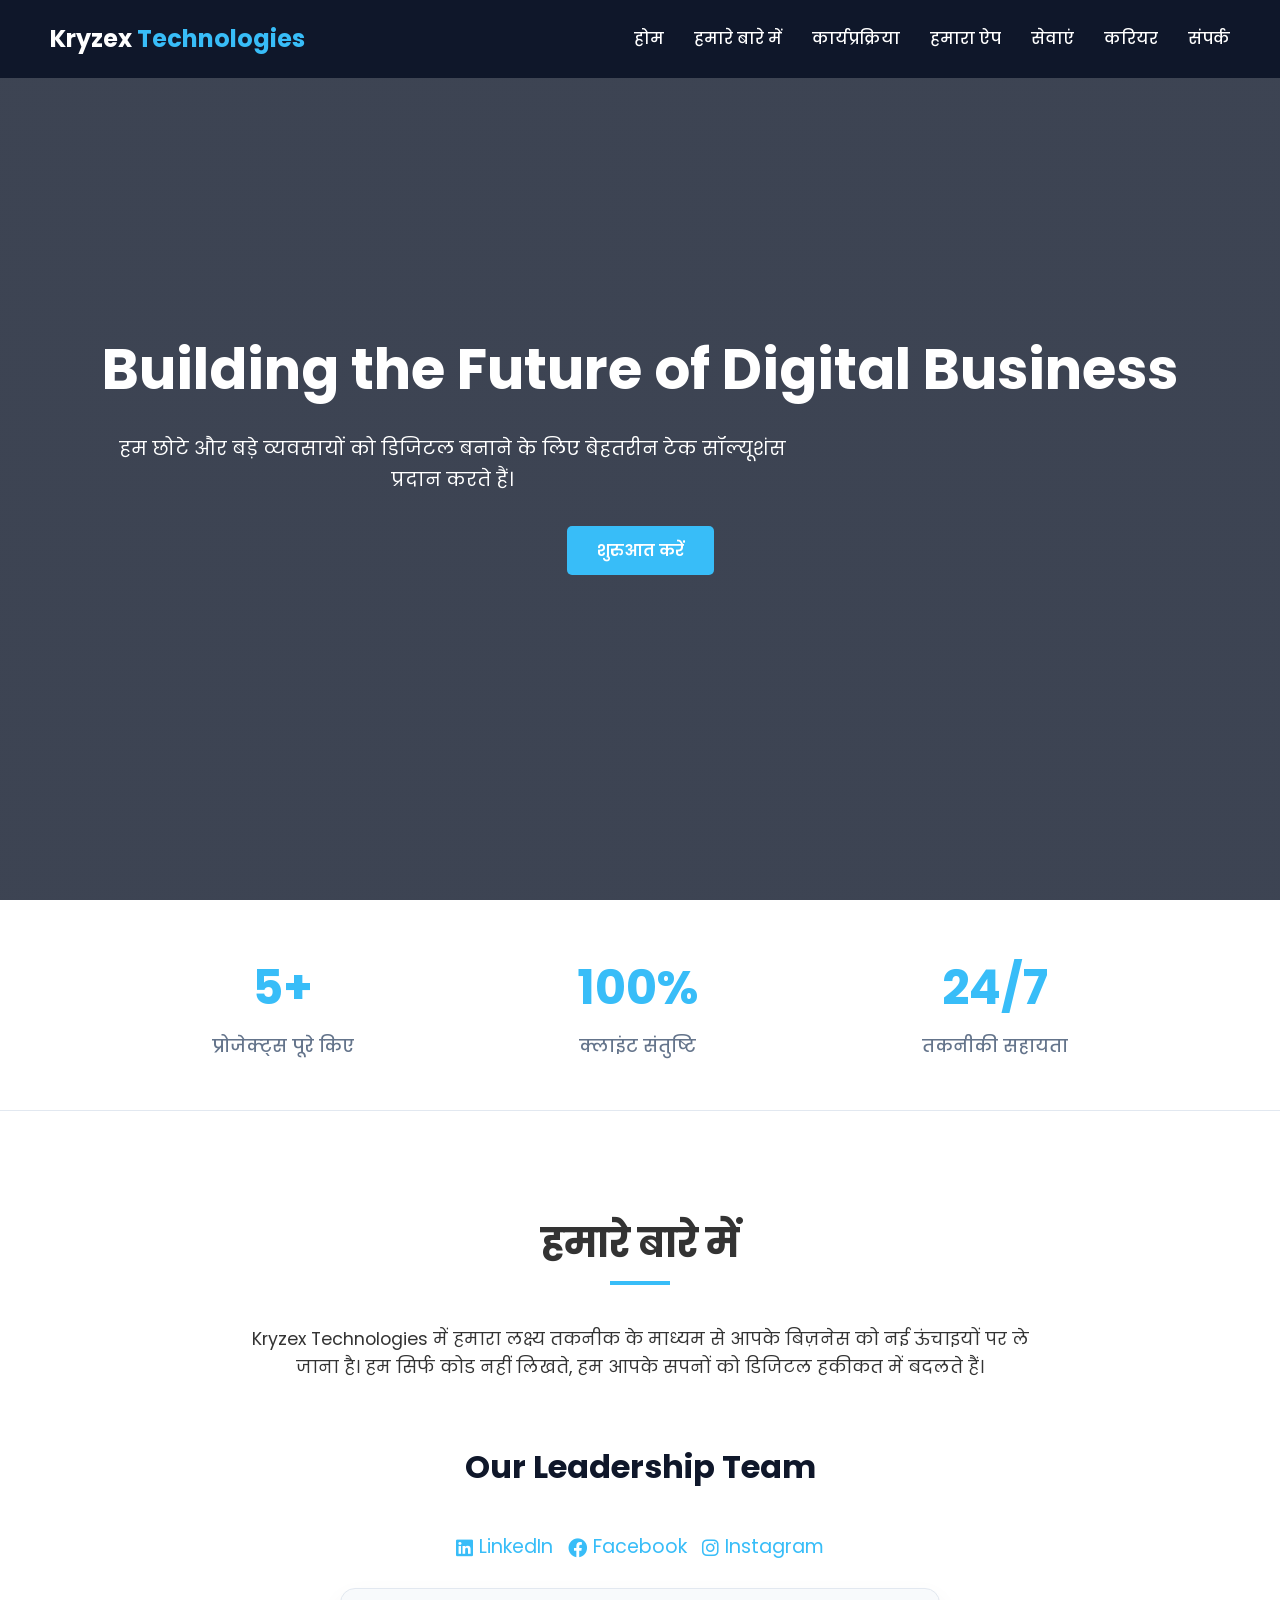
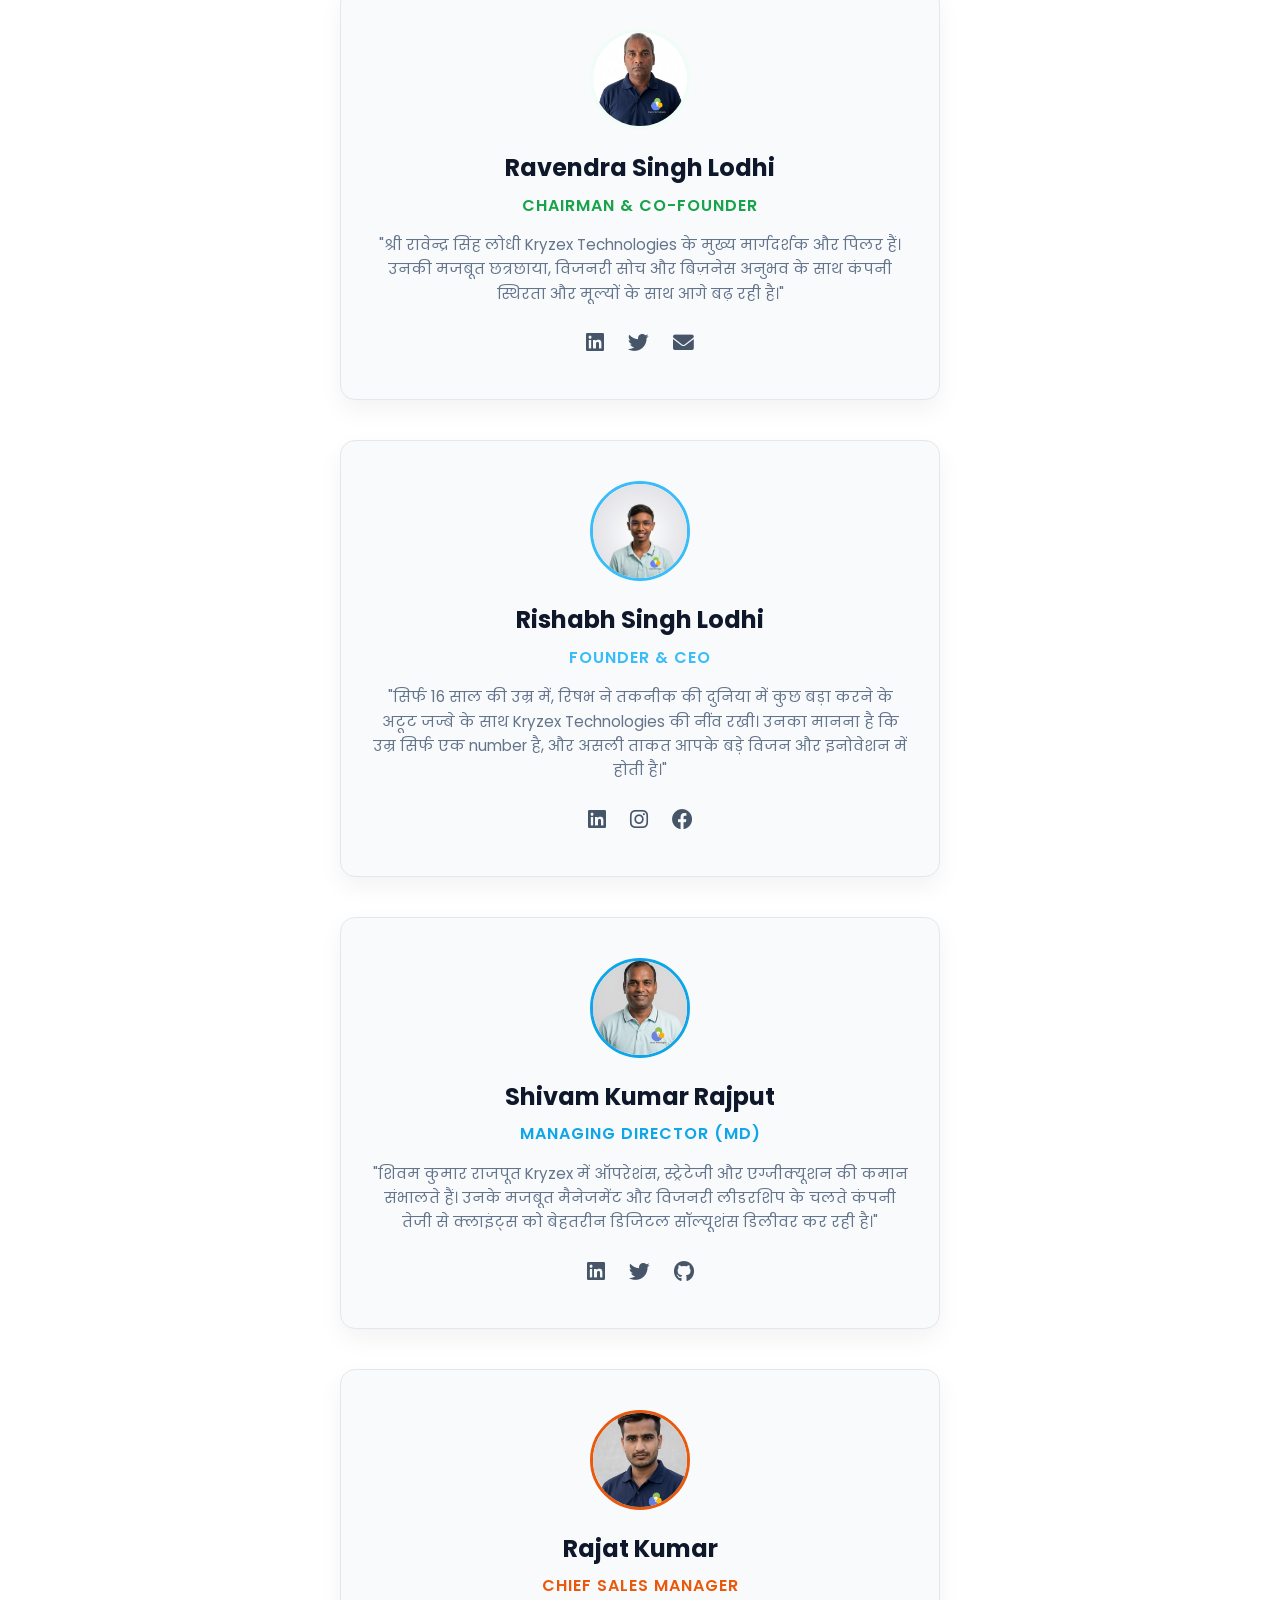
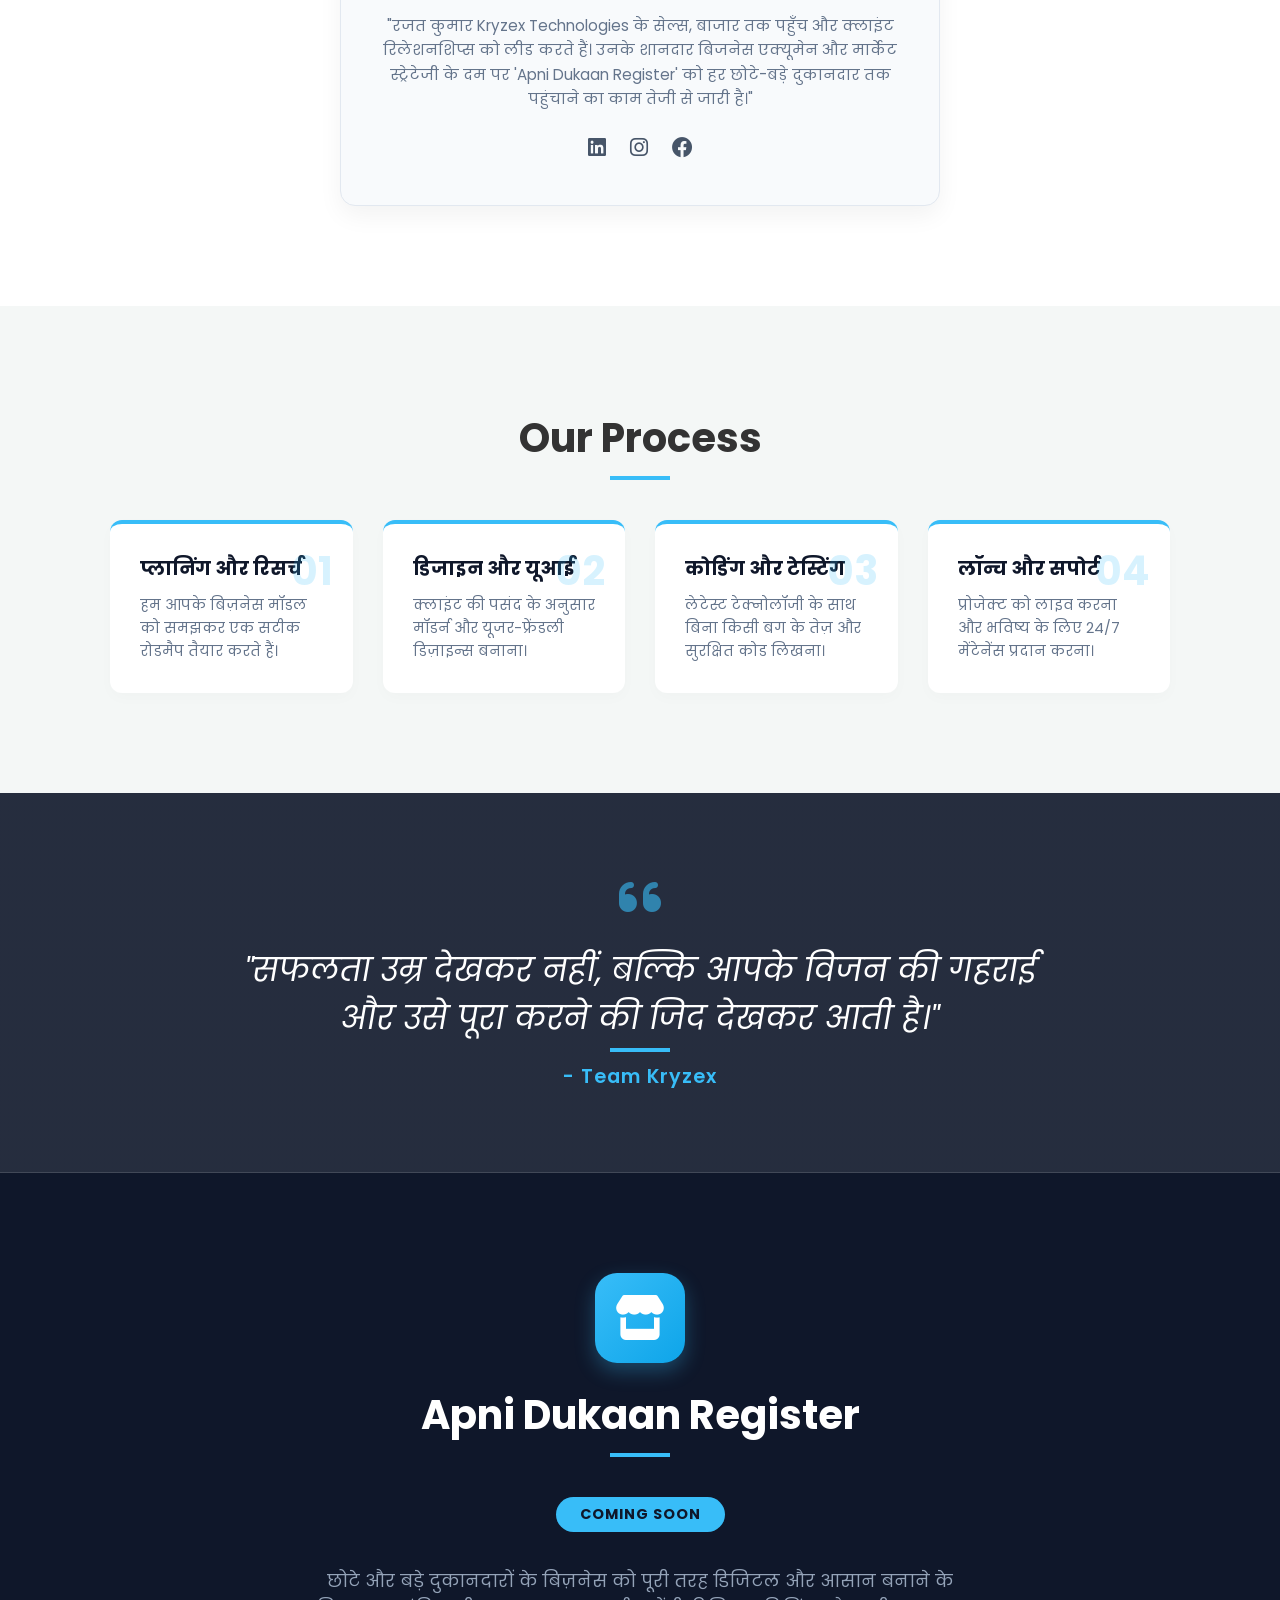
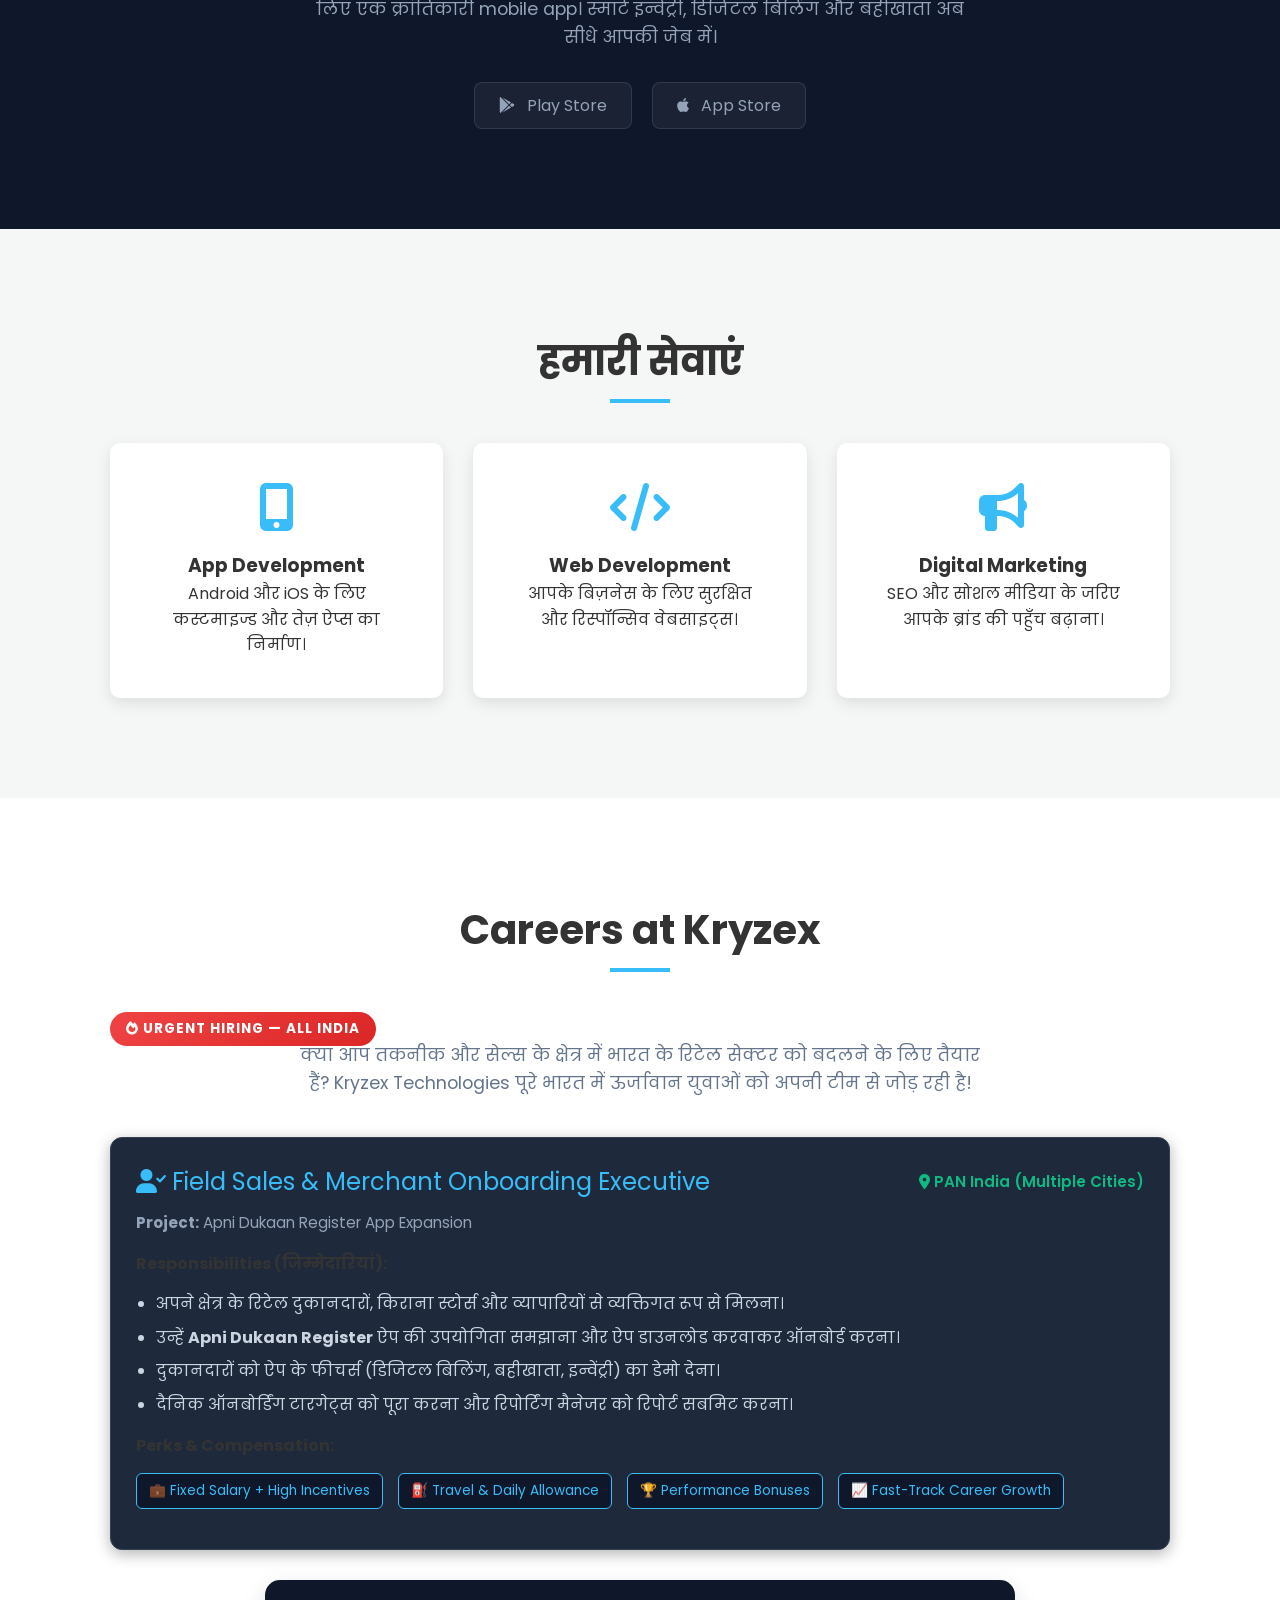
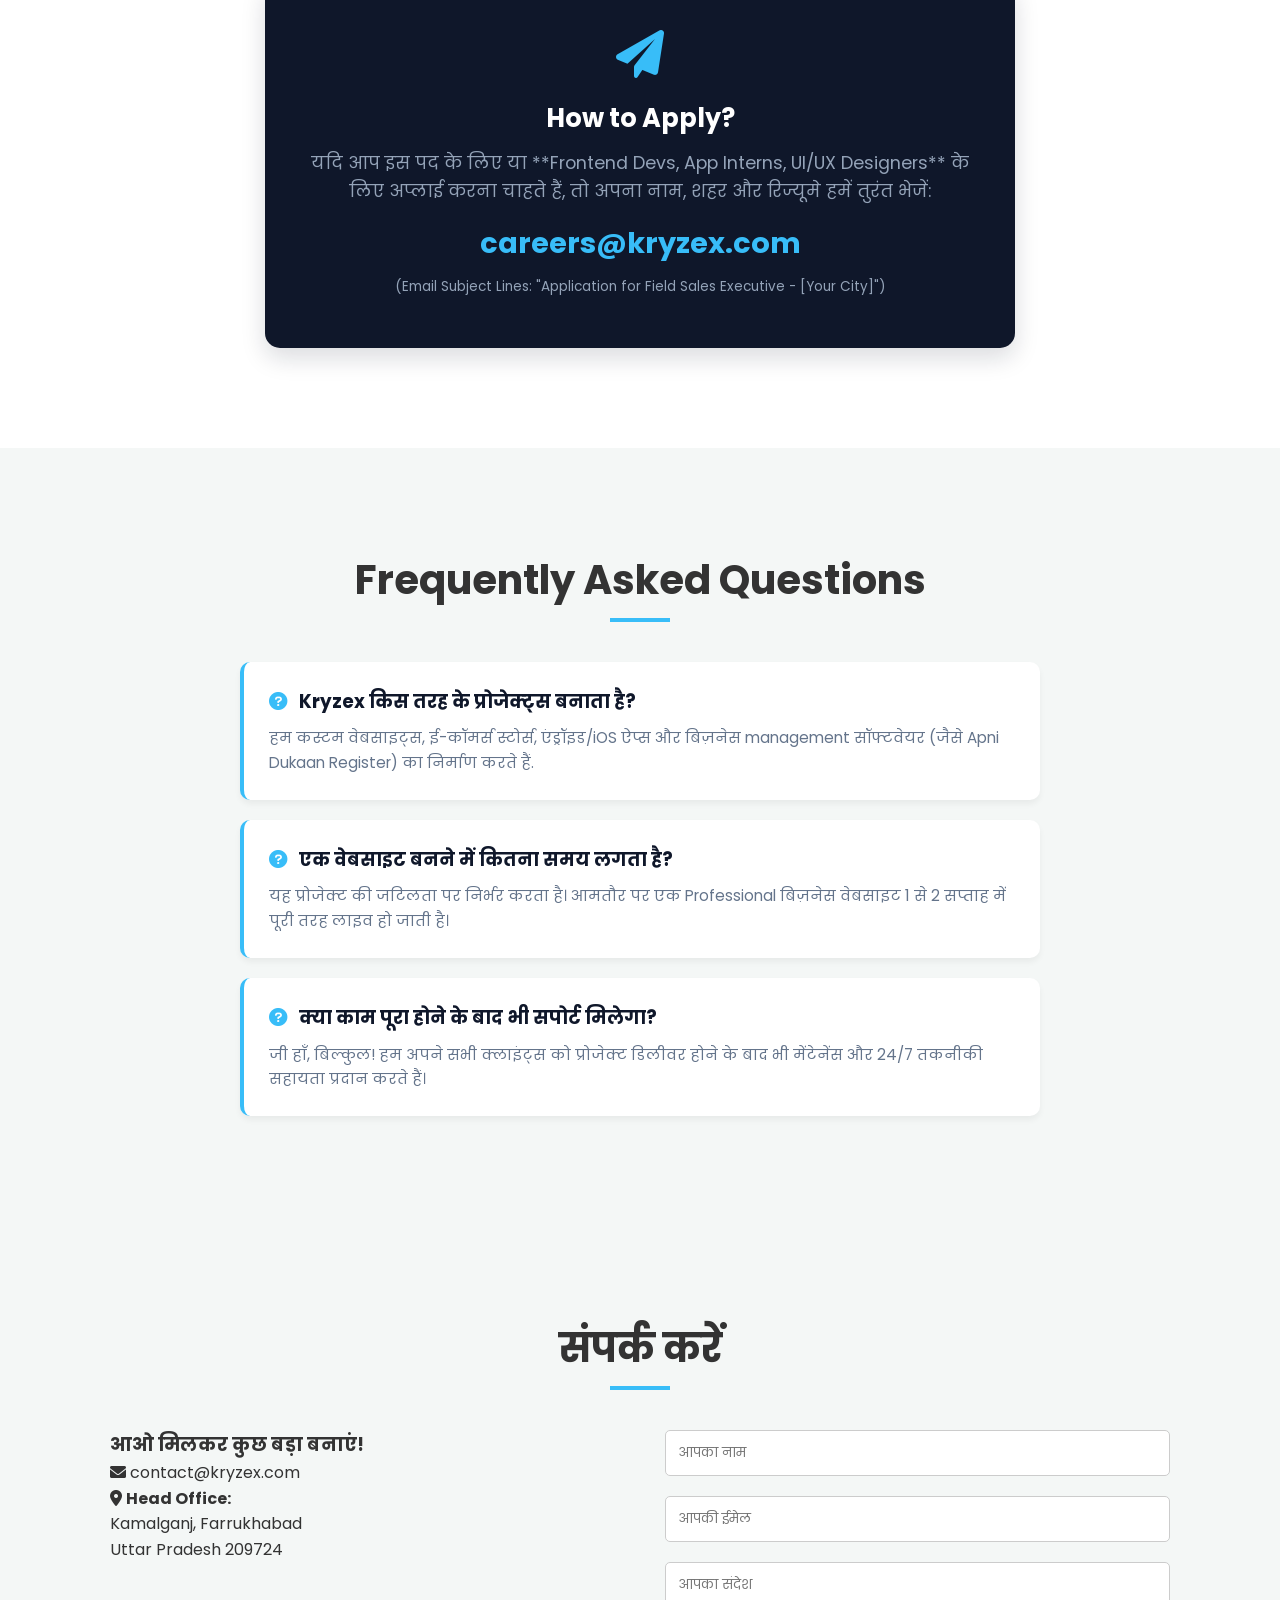
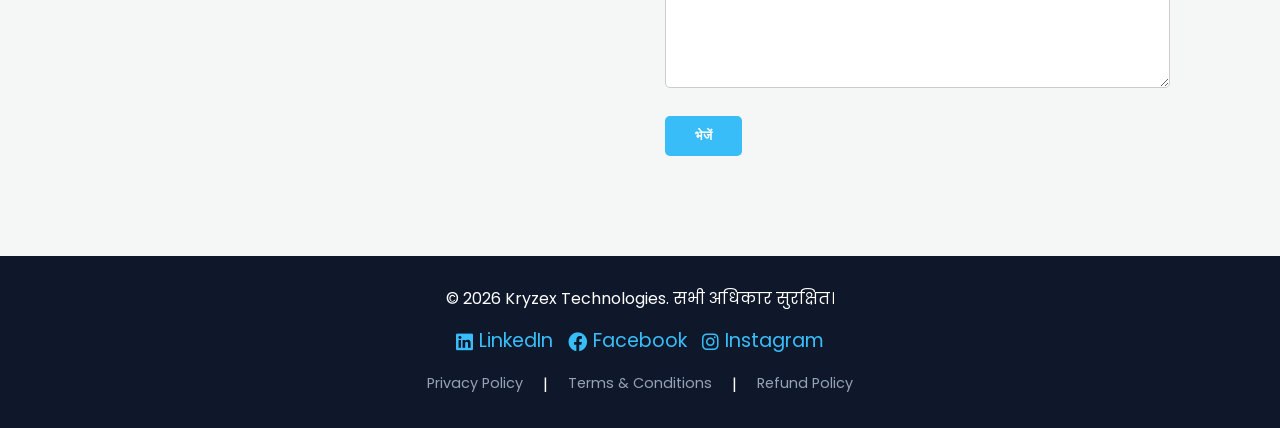
<file: index.html>
<!DOCTYPE html>
<html lang="hi">
<head>
    <meta charset="UTF-8">
    <meta name="viewport" content="width=device-width, initial-scale=1.0">
    <title>Kryzex Technologies - Innovation Beyond Limits</title>
    
    <script async src="https://pagead2.googlesyndication.com/pagead/js/adsbygoogle.js?client=ca-pub-8274688603267902" crossorigin="anonymous"></script>

    <link rel="stylesheet" href="style.css">
    <link rel="stylesheet" href="https://cdnjs.cloudflare.com/ajax/libs/font-awesome/6.0.0/css/all.min.css">
    <style>
        /* Legal Policy Modal Styles */
        .legal-modal {
            display: none;
            position: fixed;
            z-index: 1000;
            left: 0;
            top: 0;
            width: 100%;
            height: 100%;
            background-color: rgba(0, 0, 0, 0.8);
            backdrop-filter: blur(5px);
        }
        .legal-modal-content {
            background-color: #0f172a;
            color: #f8fafc;
            margin: 5% auto;
            padding: 30px;
            border: 1px solid #334155;
            border-radius: 12px;
            width: 90%;
            max-width: 800px;
            max-height: 80vh;
            overflow-y: auto;
            box-shadow: 0 10px 25px rgba(0,0,0,0.5);
        }
        .legal-modal-content h2 {
            color: #38bdf8;
            margin-top: 0;
            border-bottom: 2px solid #334155;
            padding-bottom: 10px;
        }
        .close-modal {
            color: #94a3b8;
            float: right;
            font-size: 28px;
            font-weight: bold;
            cursor: pointer;
        }
        .close-modal:hover { color: #f8fafc; }
        .footer-legal-links {
            margin-top: 15px;
            display: flex;
            justify-content: center;
            gap: 20px;
            flex-wrap: wrap;
        }
        .footer-legal-links a {
            color: #94a3b8;
            text-decoration: none;
            font-size: 0.9rem;
            transition: color 0.3s ease;
        }
        .footer-legal-links a:hover { color: #38bdf8; }
        
        .company-social {
            margin-top: 15px;
            text-align: center;
            display: flex;
            justify-content: center;
            gap: 15px;
            flex-wrap: wrap;
        }
        .company-social a {
            color: #38bdf8;
            font-size: 1.2rem;
            transition: color 0.3s ease;
            text-decoration: none;
            display: inline-flex;
            align-items: center;
            gap: 6px;
        }
        .company-social a:hover {
            color: #0ea5e9;
        }

        /* Urgent Hiring Section Custom Styles */
        .hiring-badge {
            background: linear-gradient(135deg, #ef4444, #dc2626);
            color: #fff;
            padding: 6px 16px;
            border-radius: 20px;
            font-size: 0.85rem;
            font-weight: bold;
            display: inline-block;
            margin-bottom: 15px;
            letter-spacing: 1px;
            animation: pulse 2s infinite;
        }
        @keyframes pulse {
            0% { transform: scale(1); }
            50% { transform: scale(1.05); }
            100% { transform: scale(1); }
        }
        .job-card {
            background-color: #1e293b;
            border: 1px solid #334155;
            border-radius: 12px;
            padding: 25px;
            margin-top: 25px;
            text-align: left;
            box-shadow: 0 4px 15px rgba(0,0,0,0.3);
        }
        .job-title {
            color: #38bdf8;
            font-size: 1.5rem;
            margin-bottom: 10px;
            display: flex;
            align-items: center;
            justify-content: space-between;
            flex-wrap: wrap;
            gap: 10px;
        }
        .job-location {
            color: #10b981;
            font-size: 0.95rem;
            font-weight: 600;
        }
        .job-details-list {
            margin: 15px 0;
            padding-left: 20px;
            color: #cbd5e1;
        }
        .job-details-list li {
            margin-bottom: 8px;
        }
        .perks-grid {
            display: flex;
            gap: 15px;
            flex-wrap: wrap;
            margin: 15px 0;
        }
        .perk-tag {
            background: #0f172a;
            border: 1px solid #38bdf8;
            color: #38bdf8;
            padding: 6px 12px;
            border-radius: 6px;
            font-size: 0.85rem;
        }
    </style>
</head>
<body>
    <nav class="navbar">
        <div class="logo">Kryzex <span>Technologies</span></div>
        <ul class="nav-links">
            <li><a href="#home">होम</a></li>
            <li><a href="#about">हमारे बारे में</a></li>
            <li><a href="#process">कार्यप्रक्रिया</a></li>
            <li><a href="#app">हमारा ऐप</a></li>
            <li><a href="#services">सेवाएं</a></li>
            <li><a href="#careers">करियर</a></li>
            <li><a href="#contact">संपर्क</a></li>
        </ul>
    </nav>

    <section id="home" class="hero">
        <div class="hero-content">
            <h1>Building the Future of Digital Business</h1>
            <p>हम छोटे और बड़े व्यवसायों को डिजिटल बनाने के लिए बेहतरीन टेक सॉल्यूशंस प्रदान करते हैं।</p>
            <a href="#contact" class="btn">शुरुआत करें</a>
        </div>
    </section>

    <section class="stats-section">
        <div class="container stats-grid">
            <div class="stat-card">
                <h3>5+</h3>
                <p>प्रोजेक्ट्स पूरे किए</p>
            </div>
            <div class="stat-card">
                <h3>100%</h3>
                <p>क्लाइंट संतुष्टि</p>
            </div>
            <div class="stat-card">
                <h3>24/7</h3>
                <p>तकनीकी सहायता</p>
            </div>
        </div>
    </section>

    <section id="about" class="about">
        <div class="container">
            <h2>हमारे बारे में</h2>
            <div class="about-flex">
                <div class="about-text">
                    <p>Kryzex Technologies में हमारा लक्ष्य तकनीक के माध्यम से आपके बिज़नेस को नई ऊंचाइयों पर ले जाना है। हम सिर्फ कोड नहीं लिखते, हम आपके सपनों को डिजिटल हकीकत में बदलते हैं।</p>
                </div>
            </div>

            <div class="founder-section">
                <h3>Our Leadership Team</h3>
                <div class="company-social" style="margin-bottom: 25px;">
                    <a href="https://www.linkedin.com/company/kryzex-technologies/" target="_blank" title="LinkedIn"><i class="fab fa-linkedin"></i> LinkedIn</a>
                    <a href="https://www.facebook.com/share/19FvzHwCxQ/" target="_blank" title="Facebook"><i class="fab fa-facebook"></i> Facebook</a>
                    <a href="https://www.instagram.com/kryzextechnologies?igsh=c2EyYzlyeXlsMGI5" target="_blank" title="Instagram"><i class="fab fa-instagram"></i> Instagram</a>
                </div>
                <div class="team-grid" style="display: flex; flex-direction: column; align-items: center; gap: 40px; max-width: 800px; margin: 0 auto;">
                    
                    <div class="founder-card" style="width: 100%; max-width: 600px;">
                        <div class="founder-img" style="overflow: hidden; border: 3px solid #f0fdf4;">
                            <img src="ravendra.png" alt="Ravendra Singh Lodhi" style="width: 100%; height: 100%; object-fit: cover;">
                        </div>
                        <h4>Ravendra Singh Lodhi</h4>
                        <p class="title" style="color: #16a34a;">Chairman & Co-Founder</p>
                        <p class="bio">"श्री रावेन्द्र सिंह लोधी Kryzex Technologies के मुख्य मार्गदर्शक और पिलर हैं। उनकी मजबूत छत्रछाया, विजनरी सोच और बिज़नेस अनुभव के साथ कंपनी स्थिरता और मूल्यों के साथ आगे बढ़ रही है।"</p>
                        <div class="founder-social">
                            <a href="#"><i class="fab fa-linkedin"></i></a>
                            <a href="#"><i class="fab fa-twitter"></i></a>
                            <a href="mailto:ravendra@kryzex.com"><i class="fas fa-envelope"></i></a>
                        </div>
                    </div>

                    <div class="founder-card" style="width: 100%; max-width: 600px;">
                        <div class="founder-img" style="overflow: hidden; border: 3px solid #38bdf8;">
                            <img src="rishabh.png" alt="Rishabh Singh Lodhi" style="width: 100%; height: 100%; object-fit: cover;">
                        </div>
                        <h4>Rishabh Singh Lodhi</h4>
                        <p class="title">Founder & CEO</p>
                        <p class="bio">"सिर्फ 16 साल की उम्र में, रिषभ ने तकनीक की दुनिया में कुछ बड़ा करने के अटूट जज्बे के साथ Kryzex Technologies की नींव रखी। उनका मानना है कि उम्र सिर्फ एक number है, और असली ताकत आपके बड़े विजन और इनोवेशन में होती है।"</p>
                        <div class="founder-social">
                            <a href="https://www.linkedin.com/in/rishabh-singh-lodhi-26932b398?utm_source=share_via&utm_content=profile&utm_medium=member_android" target="_blank"><i class="fab fa-linkedin"></i></a>
                            <a href="https://www.instagram.com/u.p_76?igsh=NGpuam05ZnRncDc2" target="_blank"><i class="fab fa-instagram"></i></a>
                            <a href="https://www.facebook.com/share/1HUSVmbY8g/" target="_blank"><i class="fab fa-facebook"></i></a>
                        </div>
                    </div>

                    <div class="founder-card" style="width: 100%; max-width: 600px;">
                        <div class="founder-img" style="overflow: hidden; border: 3px solid #0ea5e9;">
                            <img src="shivam.png" alt="Shivam Kumar Rajput" style="width: 100%; height: 100%; object-fit: cover;">
                        </div>
                        <h4>Shivam Kumar Rajput</h4>
                        <p class="title" style="color: #0ea5e9;">Managing Director (MD)</p>
                        <p class="bio">"शिवम कुमार राजपूत Kryzex में ऑपरेशंस, स्ट्रेटेजी और एग्जीक्यूशन की कमान संभालते हैं। उनके मजबूत मैनेजमेंट और विजनरी लीडरशिप के चलते कंपनी तेजी से क्लाइंट्स को बेहतरीन डिजिटल सॉल्यूशंस डिलीवर कर रही है।"</p>
                        <div class="founder-social">
                            <a href="#"><i class="fab fa-linkedin"></i></a>
                            <a href="#"><i class="fab fa-twitter"></i></a>
                            <a href="#"><i class="fab fa-github"></i></a>
                        </div>
                    </div>

                    <div class="founder-card" style="width: 100%; max-width: 600px;">
                        <div class="founder-img" style="overflow: hidden; border: 3px solid #ea580c;">
                            <img src="rajat.png" alt="Rajat Kumar" style="width: 100%; height: 100%; object-fit: cover;">
                        </div>
                        <h4>Rajat Kumar</h4>
                        <p class="title" style="color: #ea580c;">Chief Sales Manager</p>
                        <p class="bio">"रजत कुमार Kryzex Technologies के सेल्स, बाजार तक पहुँच और क्लाइंट रिलेशनशिप्स को लीड करते हैं। उनके शानदार बिजनेस एक्यूमेन और मार्केट स्ट्रेटेजी के दम पर 'Apni Dukaan Register' को हर छोटे-बड़े दुकानदार तक पहुंचाने का काम तेजी से जारी है।"</p>
                        <div class="founder-social">
                            <a href="https://www.linkedin.com/in/rajat-kumar-236258335?utm_source=share_via&utm_content=profile&utm_medium=member_android" target="_blank"><i class="fab fa-linkedin"></i></a>
                            <a href="https://www.instagram.com/rajat_rajput2906?igsh=MWNyODE3dXJ2M3h0dg==" target="_blank"><i class="fab fa-instagram"></i></a>
                            <a href="https://www.facebook.com/share/189UCicfCd/" target="_blank"><i class="fab fa-facebook"></i></a>
                        </div>
                    </div>
                </div>
            </div>
        </div>
    </section>

    <section id="process" class="process-section">
        <div class="container">
            <h2>Our Process</h2>
            <div class="process-grid">
                <div class="process-step">
                    <div class="step-num">01</div>
                    <h4>प्लानिंग और रिसर्च</h4>
                    <p>हम आपके बिज़नेस मॉडल को समझकर एक सटीक रोडमैप तैयार करते हैं।</p>
                </div>
                <div class="process-step">
                    <div class="step-num">02</div>
                    <h4>डिजाइन और यूआई</h4>
                    <p>क्लाइंट की पसंद के अनुसार मॉडर्न और यूजर-फ्रेंडली डिज़ाइन्स बनाना।</p>
                </div>
                <div class="process-step">
                    <div class="step-num">03</div>
                    <h4>कोडिंग और टेस्टिंग</h4>
                    <p>लेटेस्ट टेक्नोलॉजी के साथ बिना किसी बग के तेज़ और सुरक्षित कोड लिखना।</p>
                </div>
                <div class="process-step">
                    <div class="step-num">04</div>
                    <h4>लॉन्च और सपोर्ट</h4>
                    <p>प्रोजेक्ट को लाइव करना और भविष्य के लिए 24/7 मेंटेनेंस प्रदान करना।</p>
                </div>
            </div>
        </div>
    </section>

    <section class="quote-banner">
        <div class="container">
            <div class="quote-content">
                <i class="fas fa-quote-left quote-icon"></i>
                <h2>"सफलता उम्र देखकर नहीं, बल्कि आपके विजन की गहराई और उसे पूरा करने की जिद देखकर आती है।"</h2>
                <p>- Team Kryzex</p>
            </div>
        </div>
    </section>

    <section id="app" class="app-section">
        <div class="container">
            <div class="app-content">
                <div class="app-logo-box">
                    <i class="fas fa-store app-preview-logo"></i>
                </div>
                <h2>Apni Dukaan Register</h2>
                <div class="coming-soon">Coming Soon</div>
                <p class="app-desc">छोटे और बड़े दुकानदारों के बिज़नेस को पूरी तरह डिजिटल और आसान बनाने के लिए एक क्रांतिकारी mobile app। स्मार्ट इन्वेंट्री, डिजिटल बिलिंग और बहीखाता अब सीधे आपकी जेब में।</p>
                <div class="store-buttons">
                    <span class="store-btn"><i class="fab fa-google-play"></i> Play Store</span>
                    <span class="store-btn"><i class="fab fa-apple"></i> App Store</span>
                </div>
            </div>
        </div>
    </section>

    <section id="services" class="services">
        <div class="container">
            <h2>हमारी सेवाएं</h2>
            <div class="services-grid">
                <div class="service-card">
                    <i class="fas fa-mobile-alt"></i>
                    <h3>App Development</h3>
                    <p>Android और iOS के लिए कस्टमाइज्ड और तेज़ ऐप्स का निर्माण।</p>
                </div>
                <div class="service-card">
                    <i class="fas fa-code"></i>
                    <h3>Web Development</h3>
                    <p>आपके बिज़नेस के लिए सुरक्षित और रिस्पॉन्सिव वेबसाइट्स।</p>
                </div>
                <div class="service-card">
                    <i class="fas fa-bullhorn"></i>
                    <h3>Digital Marketing</h3>
                    <p>SEO और सोशल मीडिया के जरिए आपके ब्रांड की पहुँच बढ़ाना।</p>
                </div>
            </div>
        </div>
    </section>

    <section id="careers" class="careers-section">
        <div class="container">
            <h2>Careers at Kryzex</h2>
            <span class="hiring-badge"><i class="fas fa-fire"></i> URGENT HIRING — ALL INDIA</span>
            <p class="careers-intro">क्या आप तकनीक और सेल्स के क्षेत्र में भारत के रिटेल सेक्टर को बदलने के लिए तैयार हैं? Kryzex Technologies पूरे भारत में ऊर्जावान युवाओं को अपनी टीम से जोड़ रही है!</p>

            <div class="job-card">
                <div class="job-title">
                    <span><i class="fas fa-user-check" style="color: #38bdf8;"></i> Field Sales & Merchant Onboarding Executive</span>
                    <span class="job-location"><i class="fas fa-map-marker-alt"></i> PAN India (Multiple Cities)</span>
                </div>
                <p style="color: #94a3b8; font-size: 0.95rem; margin-bottom: 15px;"><strong>Project:</strong> Apni Dukaan Register App Expansion</p>
                
                <p><strong>Responsibilities (जिम्मेदारियां):</strong></p>
                <ul class="job-details-list">
                    <li>अपने क्षेत्र के रिटेल दुकानदारों, किराना स्टोर्स और व्यापारियों से व्यक्तिगत रूप से मिलना।</li>
                    <li>उन्हें <strong>Apni Dukaan Register</strong> ऐप की उपयोगिता समझाना और ऐप डाउनलोड करवाकर ऑनबोर्ड करना।</li>
                    <li>दुकानदारों को ऐप के फीचर्स (डिजिटल बिलिंग, बहीखाता, इन्वेंट्री) का डेमो देना।</li>
                    <li>दैनिक ऑनबोर्डिंग टारगेट्स को पूरा करना और रिपोर्टिंग मैनेजर को रिपोर्ट सबमिट करना।</li>
                </ul>

                <p><strong>Perks & Compensation:</strong></p>
                <div class="perks-grid">
                    <span class="perk-tag">💼 Fixed Salary + High Incentives</span>
                    <span class="perk-tag">⛽ Travel & Daily Allowance</span>
                    <span class="perk-tag">🏆 Performance Bonuses</span>
                    <span class="perk-tag">📈 Fast-Track Career Growth</span>
                </div>
            </div>
            
            <div class="apply-box" style="margin-top: 30px;">
                <i class="fas fa-paper-plane" style="font-size: 3rem; color: #38bdf8; margin-bottom: 20px;"></i>
                <h3>How to Apply?</h3>
                <p style="margin-bottom: 15px;">यदि आप इस पद के लिए या **Frontend Devs, App Interns, UI/UX Designers** के लिए अप्लाई करना चाहते हैं, तो अपना नाम, शहर और रिज्यूमे हमें तुरंत भेजें:</p>
                <h3 style="color: #38bdf8; margin-top: 10px; font-size: 1.8rem;">careers@kryzex.com</h3>
                <p style="font-size: 0.85rem; color: #94a3b8; margin-top: 10px;">(Email Subject Lines: "Application for Field Sales Executive - [Your City]")</p>
            </div>
        </div>
    </section>

    <section class="faq-section">
        <div class="container">
            <h2>Frequently Asked Questions</h2>
            <div class="faq-grid">
                <div class="faq-card">
                    <h4><i class="fas fa-question-circle" style="color: #38bdf8; margin-right: 8px;"></i> Kryzex किस तरह के प्रोजेक्ट्स बनाता है?</h4>
                    <p>हम कस्टम वेबसाइट्स, ई-कॉमर्स स्टोर्स, एंड्रॉइड/iOS ऐप्स और बिज़नेस management सॉफ्टवेयर (जैसे Apni Dukaan Register) का निर्माण करते हैं.</p>
                </div>
                <div class="faq-card">
                    <h4><i class="fas fa-question-circle" style="color: #38bdf8; margin-right: 8px;"></i> एक वेबसाइट बनने में कितना समय लगता है?</h4>
                    <p>यह प्रोजेक्ट की जटिलता पर निर्भर करता है। आमतौर पर एक Professional बिज़नेस वेबसाइट 1 से 2 सप्ताह में पूरी तरह लाइव हो जाती है।</p>
                </div>
                <div class="faq-card">
                    <h4><i class="fas fa-question-circle" style="color: #38bdf8; margin-right: 8px;"></i> क्या काम पूरा होने के बाद भी सपोर्ट मिलेगा?</h4>
                    <p>जी हाँ, बिल्कुल! हम अपने सभी क्लाइंट्स को प्रोजेक्ट डिलीवर होने के बाद भी मेंटेनेंस और 24/7 तकनीकी सहायता प्रदान करते हैं।</p>
                </div>
            </div>
        </div>
    </section>

    <section id="contact" class="contact">
        <div class="container">
            <h2>संपर्क करें</h2>
            <div class="contact-flex">
                <div class="contact-info">
                    <h3>आओ मिलकर कुछ बड़ा बनाएं!</h3>
                    <p><i class="fas fa-envelope"></i> contact@kryzex.com</p>
                    <p><i class="fas fa-map-marker-alt"></i> <strong>Head Office:</strong><br>Kamalganj, Farrukhabad<br>Uttar Pradesh 209724</p>
                </div>
                <form class="contact-form">
                    <input type="text" placeholder="आपका नाम" required>
                    <input type="email" placeholder="आपकी ईमेल" required>
                    <textarea placeholder="आपका संदेश" rows="5" required></textarea>
                    <button type="submit" class="btn">भेजें</button>
                </form>
            </div>
        </div>
    </section>

    <footer>
        <p>&copy; 2026 Kryzex Technologies. सभी अधिकार सुरक्षित।</p>
        <div class="company-social">
            <a href="https://www.linkedin.com/company/kryzex-technologies/" target="_blank" title="LinkedIn"><i class="fab fa-linkedin"></i> LinkedIn</a>
            <a href="https://www.facebook.com/share/19FvzHwCxQ/" target="_blank" title="Facebook"><i class="fab fa-facebook"></i> Facebook</a>
            <a href="https://www.instagram.com/kryzextechnologies?igsh=c2EyYzlyeXlsMGI5" target="_blank" title="Instagram"><i class="fab fa-instagram"></i> Instagram</a>
        </div>
        <div class="footer-legal-links">
            <a href="https://kryzex.com/privacy-policy.html" target="_blank">Privacy Policy</a> | 
            <a href="javascript:void(0)" onclick="openModal('termsModal')">Terms & Conditions</a> | 
            <a href="javascript:void(0)" onclick="openModal('refundModal')">Refund Policy</a>
        </div>
    </footer>

    <div id="termsModal" class="legal-modal">
        <div class="legal-modal-content">
            <span class="close-modal" onclick="closeModal('termsModal')">&times;</span>
            <h2>Terms & Conditions</h2>
            <p>Welcome to Kryzex Technologies! By accessing our website or downloading our applications, you agree to comply with the following terms:</p>
            <h3>Usage Rules</h3>
            <p>1. Users must provide accurate information when registering.<br>2. All source codes, designs, and content are the sole property of Kryzex Technologies.<br>3. Any unauthorized reverse engineering or distribution of our software is strictly prohibited.</p>
            <h3>Limitation of Liability</h3>
            <p>Kryzex Technologies is not responsible for indirect operational losses incurred through external misuse of our digital tools.</p>
        </div>
    </div>

    <div id="refundModal" class="legal-modal">
        <div class="legal-modal-content">
            <span class="close-modal" onclick="closeModal('refundModal')">&times;</span>
            <h2>Refund & Cancellation Policy</h2>
            <p>At Kryzex Technologies, we aim to ensure complete satisfaction with our software services.</p>
            <h3>Cancellation & Refunds</h3>
            <p>1. Subscription services or paid features purchased via 'Apni Dukaan Register' can be canceled within 7 days of purchase.<br>2. Approved refunds will be credited back to the original payment source within 5-7 business days.<br>3. For any payment issues, please write to <strong>contact@kryzex.com</strong>.</p>
        </div>
    </div>

    <script>
        function openModal(id) {
            document.getElementById(id).style.display = "block";
        }
        function closeModal(id) {
            document.getElementById(id).style.display = "none";
        }
        window.onclick = function(event) {
            if (event.target.classList.contains('legal-modal')) {
                event.target.style.display = "none";
            }
        }
    </script>
</body>
</html>
</file>
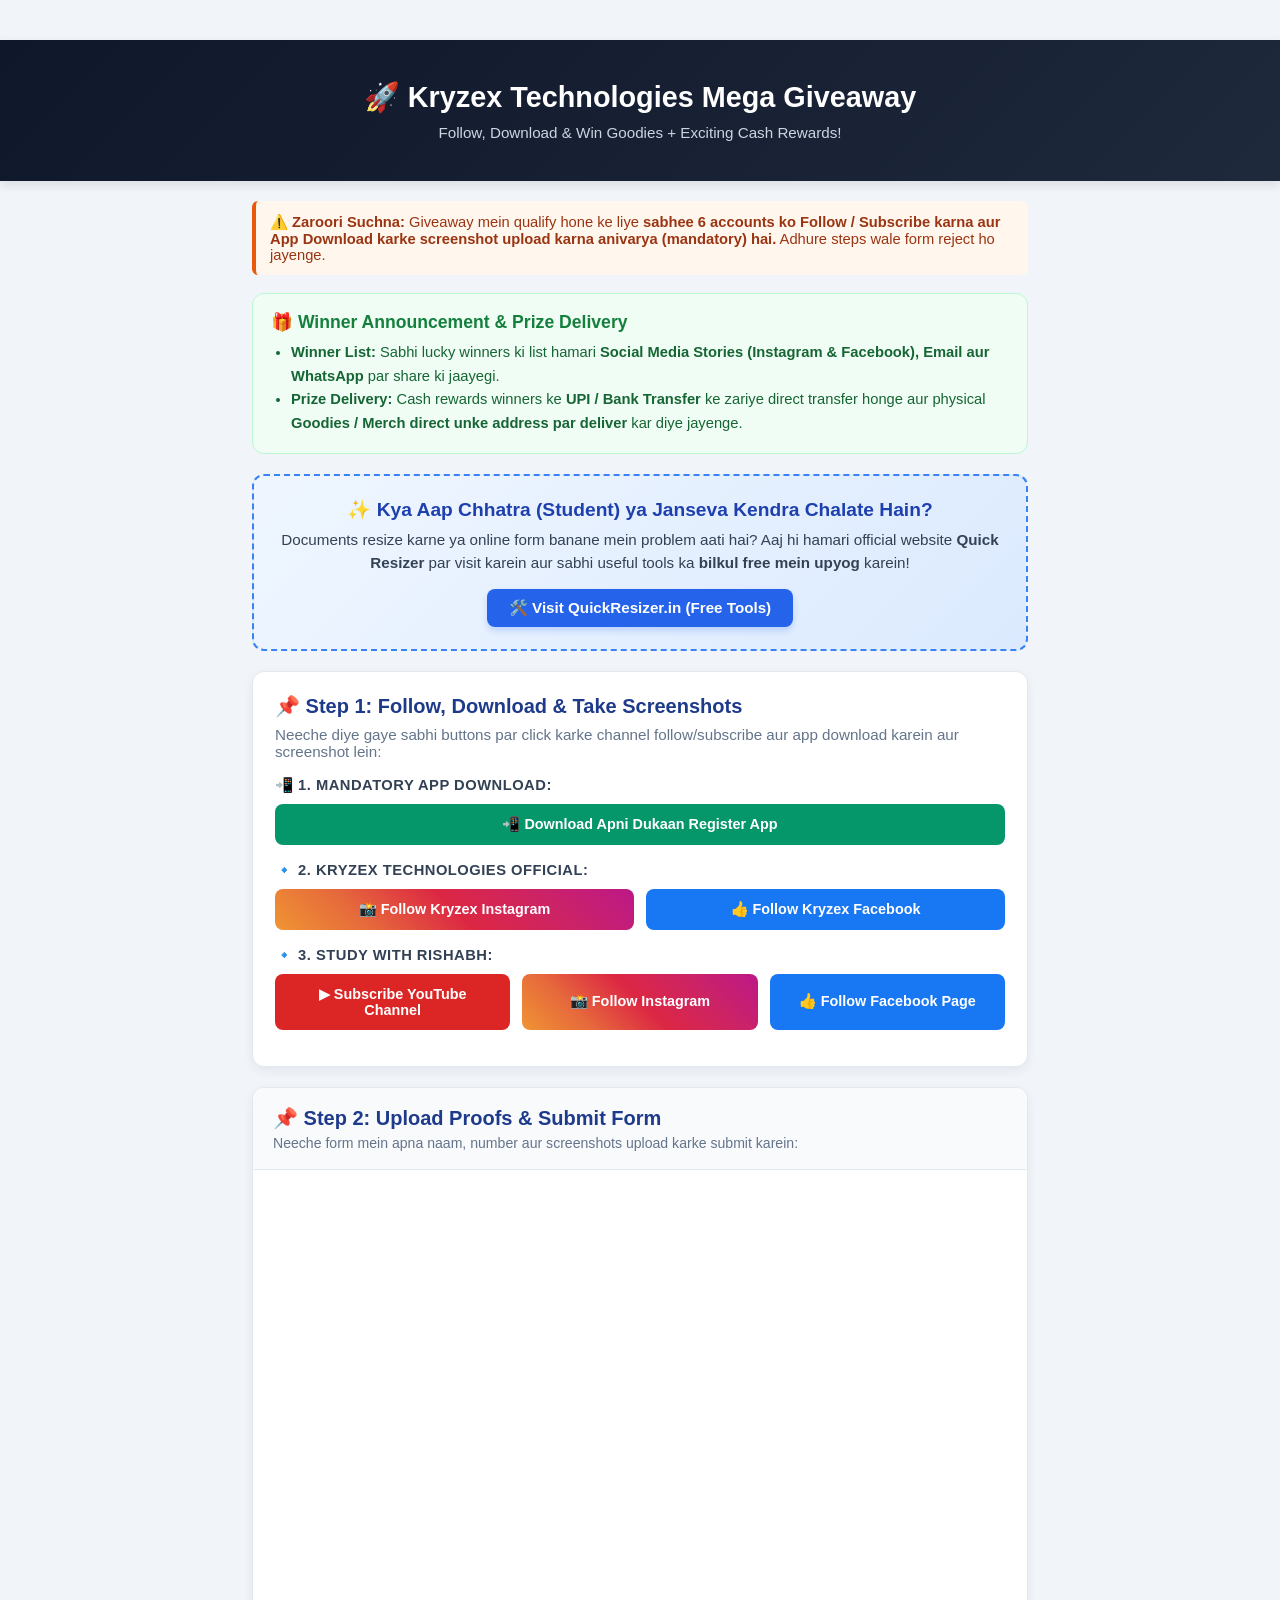
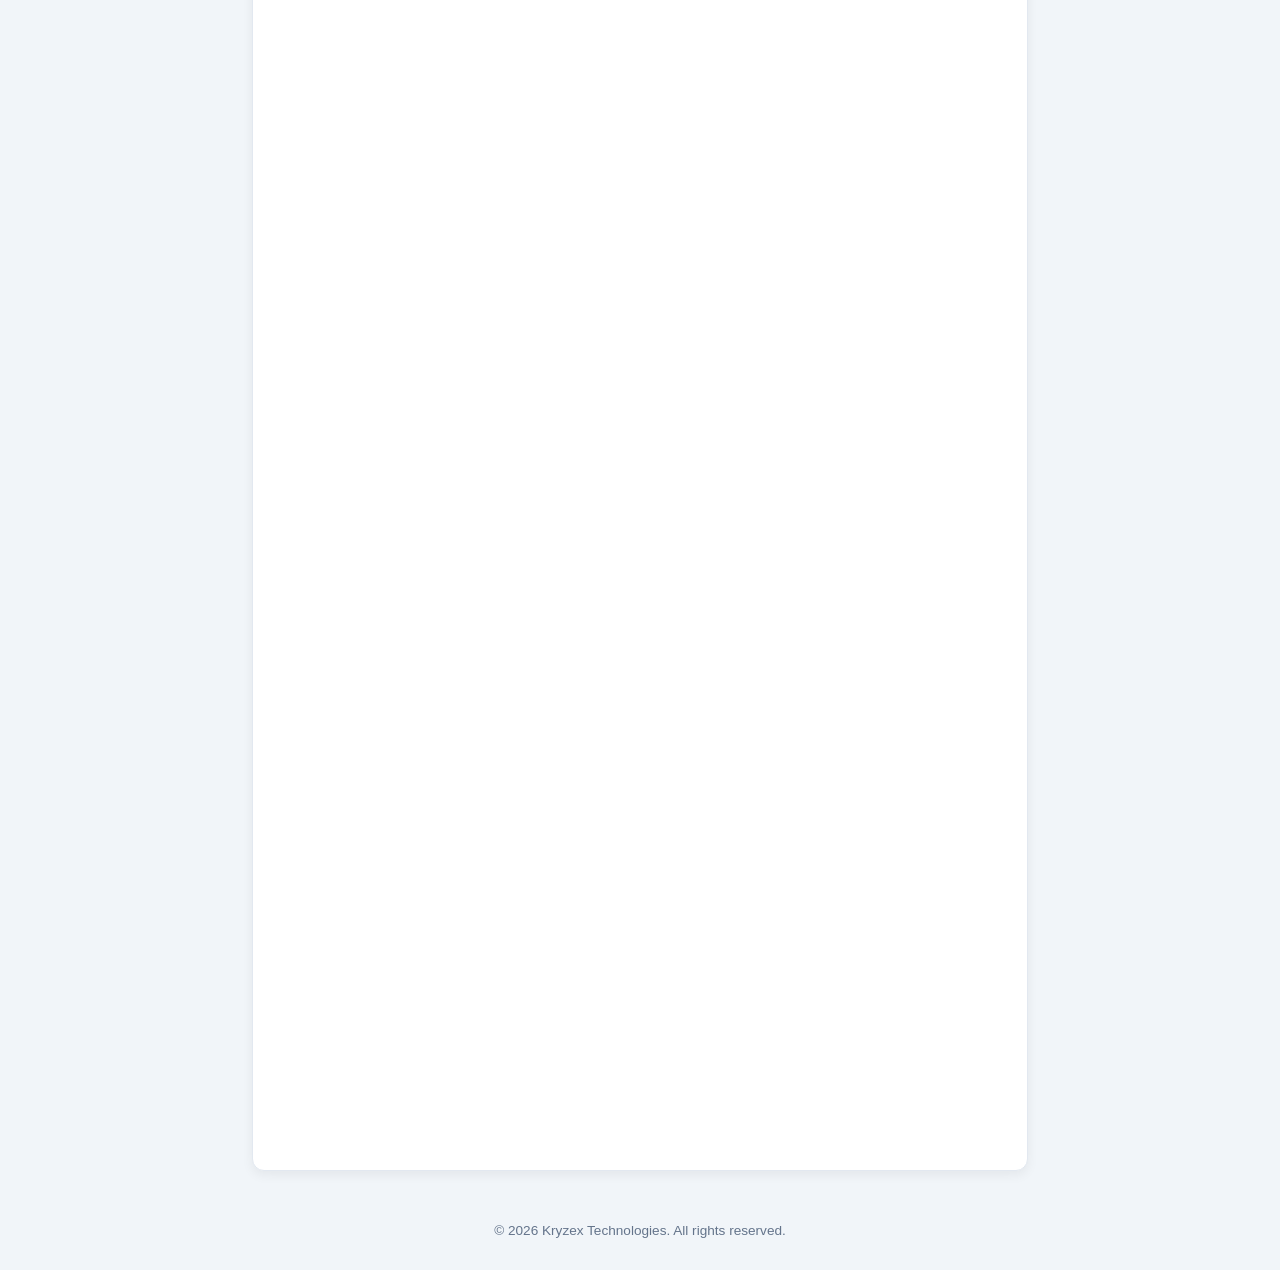
<file: giveaway.html>
<!DOCTYPE html>
<html lang="en">
<head>
    <meta charset="UTF-8">
    <meta name="viewport" content="width=device-width, initial-scale=1.0">
    <title>Kryzex Technologies & Study with Rishabh - Mega Giveaway</title>
    <!-- Google tag (gtag.js) -->
<script async src="https://www.googletagmanager.com/gtag/js?id=G-31ESMYBZJV">
</script>
<script>
  window.dataLayer = window.dataLayer || [];
  function gtag(){dataLayer.push(arguments);}
  gtag('js', new Date());

  gtag('config', 'G-31ESMYBZJV');
</script>
    <style>
        * {
            box-sizing: border-box;
        }
        body {
            font-family: -apple-system, BlinkMacSystemFont, "Segoe UI", Roboto, Helvetica, Arial, sans-serif;
            background-color: #f1f5f9;
            margin: 0;
            padding: 0;
            color: #0f172a;
        }
        header {
            background: linear-gradient(135deg, #0f172a 0%, #1e293b 100%);
            color: white;
            text-align: center;
            padding: 2.5rem 1rem;
            box-shadow: 0 4px 10px rgba(0,0,0,0.1);
        }
        h1 {
            margin: 0 0 10px 0;
            font-size: 1.8rem;
        }
        p {
            margin: 0;
            color: #cbd5e1;
            font-size: 0.95rem;
        }
        .main-wrapper {
            max-width: 800px;
            margin: 20px auto;
            padding: 0 12px;
        }
        .action-card {
            background: #ffffff;
            padding: 22px;
            border-radius: 12px;
            box-shadow: 0 4px 12px rgba(0,0,0,0.06);
            margin-bottom: 20px;
            border: 1px solid #e2e8f0;
        }
        .action-card h2 {
            font-size: 1.25rem;
            margin-top: 0;
            margin-bottom: 8px;
            color: #1e3a8a;
        }
        .action-card p {
            color: #64748b;
            margin-bottom: 16px;
        }
        .alert-box {
            background: #fff7ed;
            border-left: 4px solid #ea580c;
            padding: 12px 14px;
            border-radius: 6px;
            margin-bottom: 18px;
            color: #9a3412;
            font-size: 0.92rem;
            font-weight: 500;
        }
        .info-card {
            background: #f0fdf4;
            border: 1px solid #bbf7d0;
            padding: 18px;
            border-radius: 12px;
            margin-bottom: 20px;
            color: #166534;
        }
        .info-card h3 {
            margin: 0 0 8px 0;
            font-size: 1.1rem;
            color: #15803d;
            display: flex;
            align-items: center;
            gap: 6px;
        }
        .info-card ul {
            margin: 0;
            padding-left: 20px;
            font-size: 0.92rem;
            line-height: 1.6;
        }
        /* Quick Resizer Promo Box */
        .promo-card {
            background: linear-gradient(135deg, #eff6ff 0%, #dbeafe 100%);
            border: 2px dashed #3b82f6;
            padding: 22px;
            border-radius: 12px;
            margin-bottom: 20px;
            text-align: center;
        }
        .promo-card h3 {
            margin: 0 0 8px 0;
            color: #1e40af;
            font-size: 1.2rem;
        }
        .promo-card p {
            color: #334155;
            font-size: 0.95rem;
            margin-bottom: 14px;
            line-height: 1.5;
        }
        .promo-btn {
            display: inline-block;
            background: #2563eb;
            color: white;
            padding: 10px 22px;
            border-radius: 8px;
            text-decoration: none;
            font-weight: 700;
            font-size: 0.95rem;
            transition: 0.2s;
            box-shadow: 0 4px 6px rgba(37, 99, 235, 0.2);
        }
        .promo-btn:hover {
            background: #1d4ed8;
            transform: translateY(-1px);
        }

        .section-title {
            font-size: 0.92rem;
            font-weight: 700;
            margin: 16px 0 10px 0;
            color: #334155;
            text-transform: uppercase;
            letter-spacing: 0.5px;
        }
        .buttons-grid {
            display: grid;
            grid-template-columns: repeat(auto-fit, minmax(180px, 1fr));
            gap: 12px;
            margin-bottom: 14px;
        }
        .btn {
            display: flex;
            align-items: center;
            justify-content: center;
            gap: 8px;
            padding: 12px 16px;
            border-radius: 8px;
            text-decoration: none;
            color: #ffffff;
            font-weight: 600;
            font-size: 0.9rem;
            transition: all 0.2s ease;
            text-align: center;
        }
        .btn:hover {
            opacity: 0.92;
            transform: translateY(-2px);
            box-shadow: 0 4px 8px rgba(0,0,0,0.15);
        }
        .btn-app { background: #059669; }
        .btn-yt { background: #dc2626; }
        .btn-ig { background: linear-gradient(45deg, #f09433, #e6683c, #dc2743, #cc2366, #bc1888); }
        .btn-fb { background: #1877f2; }
        
        .form-card {
            background: white;
            border-radius: 12px;
            overflow: hidden;
            box-shadow: 0 4px 12px rgba(0,0,0,0.06);
            border: 1px solid #e2e8f0;
        }
        .form-header {
            padding: 18px 20px;
            border-bottom: 1px solid #e2e8f0;
            background: #f8fafc;
        }
        .form-header h2 {
            font-size: 1.25rem;
            color: #1e3a8a;
            margin: 0 0 5px 0;
        }
        .form-header p {
            color: #64748b;
            font-size: 0.88rem;
            margin: 0;
        }
        iframe {
            width: 100%;
            height: 1600px;
            border: none;
            display: block;
        }
        footer {
            text-align: center;
            padding: 2rem 1rem;
            color: #64748b;
            font-size: 0.85rem;
        }
        @media (max-width: 600px) {
            .buttons-grid {
                grid-template-columns: 1fr;
            }
            iframe {
                height: 1750px;
            }
        }
    </style>
</head>
<body>
<div style="text-align: center; margin: 20px 0;">
    <iframe width="100%" height="315" src="https://www.youtube.com/embed/F37d_yT0eCA" title="Kryzex Technologies Mega Giveaway" frameborder="0" allow="accelerometer; autoplay; clipboard-write; encrypted-media; gyroscope; picture-in-picture" allowfullscreen style="max-width: 560px; border-radius: 8px;"></iframe>
</div>
    <header>
        <h1>🚀 Kryzex Technologies Mega Giveaway</h1>
        <p>Follow, Download & Win Goodies + Exciting Cash Rewards!</p>
    </header>

    <div class="main-wrapper">
        
        <!-- Rules & Important Instructions -->
        <div class="alert-box">
            ⚠️ <strong>Zaroori Suchna:</strong> Giveaway mein qualify hone ke liye <strong>sabhee 6 accounts ko Follow / Subscribe karna aur App Download karke screenshot upload karna anivarya (mandatory) hai.</strong> Adhure steps wale form reject ho jayenge.
        </div>

        <!-- Winner Declaration & Reward Info -->
        <div class="info-card">
            <h3>🎁 Winner Announcement & Prize Delivery</h3>
            <ul>
                <li><strong>Winner List:</strong> Sabhi lucky winners ki list hamari <strong>Social Media Stories (Instagram & Facebook), Email aur WhatsApp</strong> par share ki jaayegi.</li>
                <li><strong>Prize Delivery:</strong> Cash rewards winners ke <strong>UPI / Bank Transfer</strong> ke zariye direct transfer honge aur physical <strong>Goodies / Merch direct unke address par deliver</strong> kar diye jayenge.</li>
            </ul>
        </div>

        <!-- Quick Resizer Promo Box -->
        <div class="promo-card">
            <h3>✨ Kya Aap Chhatra (Student) ya Janseva Kendra Chalate Hain?</h3>
            <p>Documents resize karne ya online form banane mein problem aati hai? Aaj hi hamari official website <strong>Quick Resizer</strong> par visit karein aur sabhi useful tools ka <strong>bilkul free mein upyog</strong> karein!</p>
            <a href="https://quickresizer.in" target="_blank" rel="noopener noreferrer" class="promo-btn">🛠️ Visit QuickResizer.in (Free Tools)</a>
        </div>

        <!-- Step 1: Action Buttons -->
        <div class="action-card">
            <h2>📌 Step 1: Follow, Download & Take Screenshots</h2>
            <p>Neeche diye gaye sabhi buttons par click karke channel follow/subscribe aur app download karein aur screenshot lein:</p>
            
            <div class="section-title">📲 1. Mandatory App Download:</div>
            <div class="buttons-grid">
                <a href="https://play.google.com/store/apps/details?id=com.lodhitech.apnidukaanregister" target="_blank" rel="noopener noreferrer" class="btn btn-app">📲 Download Apni Dukaan Register App</a>
            </div>

            <div class="section-title">🔹 2. Kryzex Technologies Official:</div>
            <div class="buttons-grid">
                <a href="https://www.instagram.com/kryzextechnologies?igsi=MTdldWxianJiZHpjMA==" target="_blank" rel="noopener noreferrer" class="btn btn-ig">📸 Follow Kryzex Instagram</a>
                <a href="https://www.facebook.com/share/19GWhVwci2/" target="_blank" rel="noopener noreferrer" class="btn btn-fb">👍 Follow Kryzex Facebook</a>
            </div>

            <div class="section-title">🔹 3. Study with Rishabh:</div>
            <div class="buttons-grid">
                <a href="https://youtube.com/@studywithrishabh_76?si=k4y0Y3Oei46sjTMn" target="_blank" rel="noopener noreferrer" class="btn btn-yt">▶ Subscribe YouTube Channel</a>
                <a href="https://www.instagram.com/study.with.rishabh?igsi=MThyMmQzZ3p4aWFpag==" target="_blank" rel="noopener noreferrer" class="btn btn-ig">📸 Follow Instagram</a>
                <a href="https://www.facebook.com/share/1EzuA5PTVi/" target="_blank" rel="noopener noreferrer" class="btn btn-fb">👍 Follow Facebook Page</a>
            </div>
        </div>

        <!-- Step 2: Form Upload -->
        <div class="form-card">
            <div class="form-header">
                <h2>📌 Step 2: Upload Proofs & Submit Form</h2>
                <p>Neeche form mein apna naam, number aur screenshots upload karke submit karein:</p>
            </div>
            <iframe src="https://docs.google.com/forms/d/e/1FAIpQLSd4sWTZgDnSg_mvvn7rNyENzaujdwN7DcqRkcIk1Vdml4dkAg/viewform?embedded=true" width="100%" height="1600" frameborder="0" marginheight="0" marginwidth="0">Loading…</iframe>
        </div>

    </div>

    <footer>
        &copy; 2026 Kryzex Technologies. All rights reserved.
    </footer>

</body>
</html>
</file>
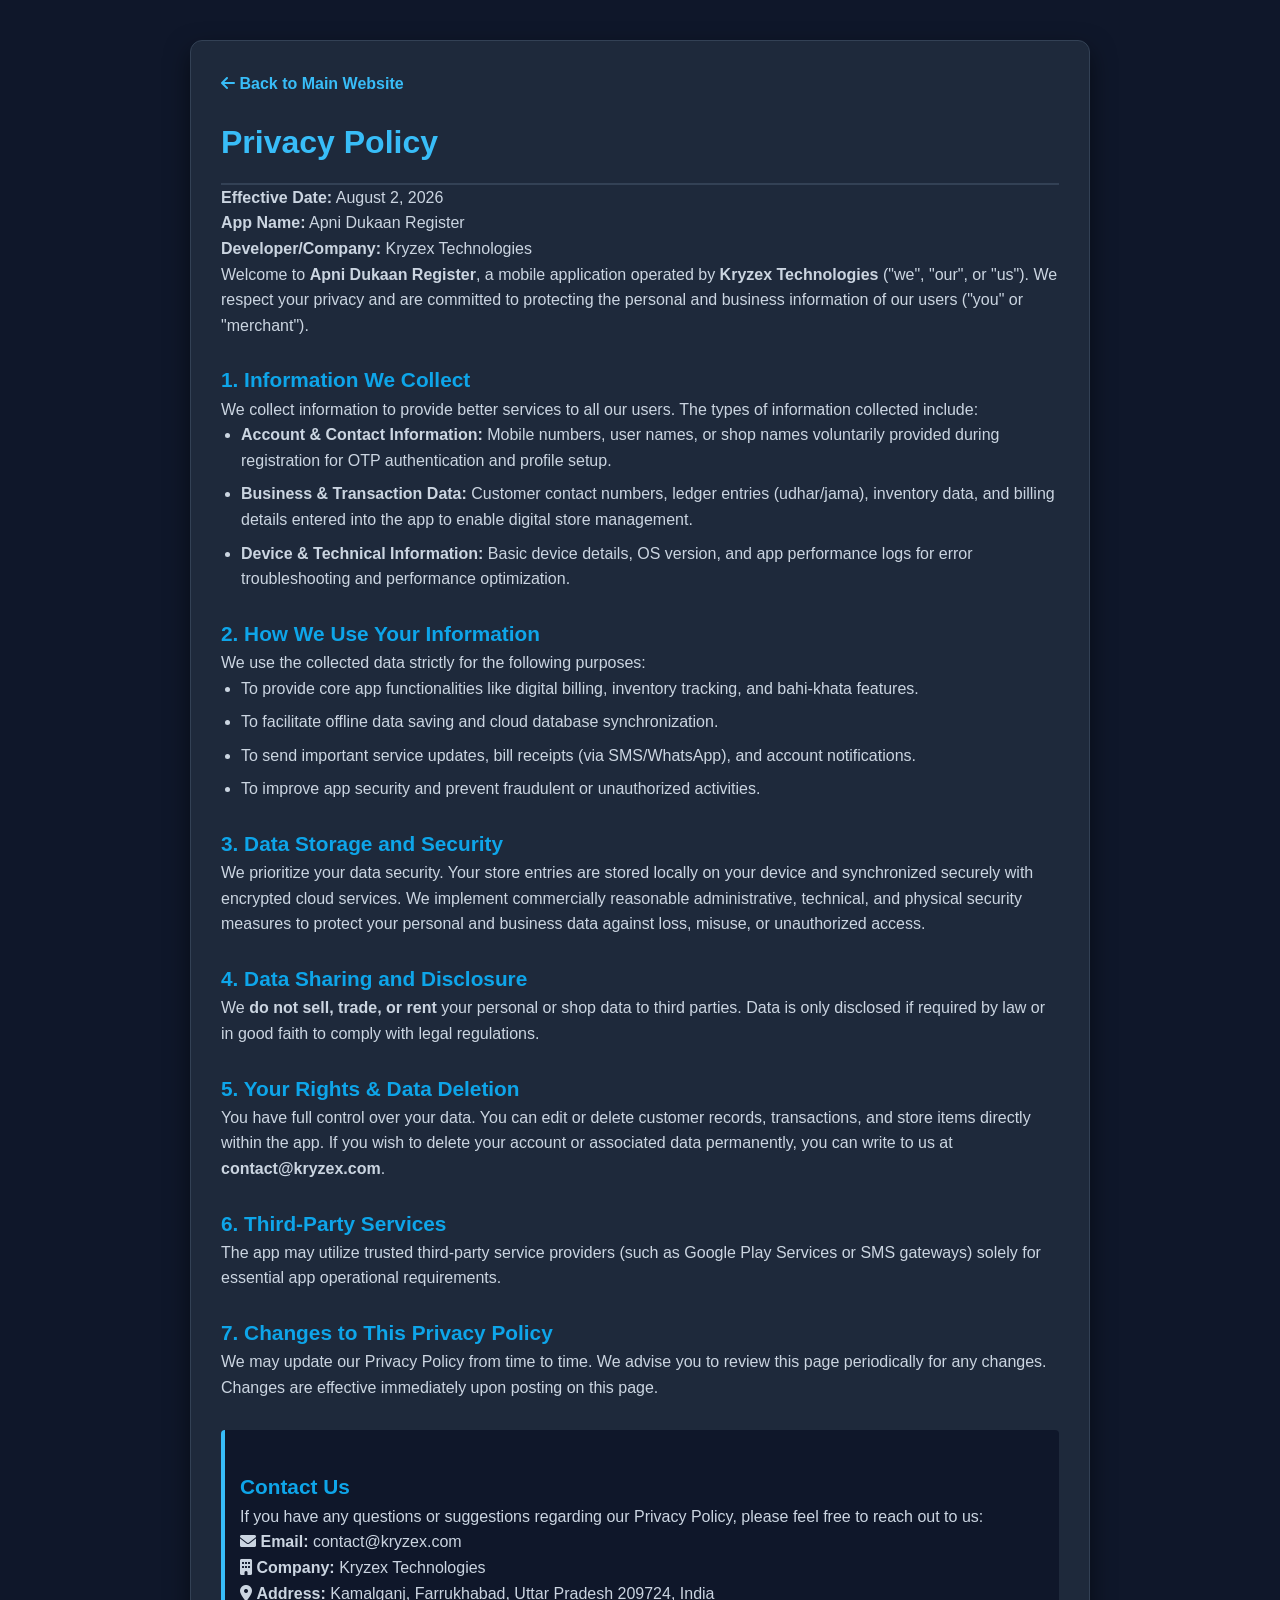
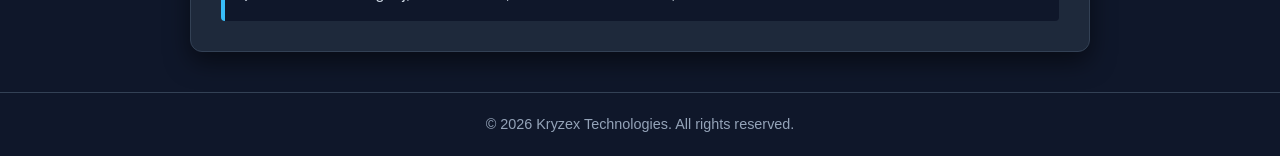
<file: privacy-policy.html>
<!DOCTYPE html>
<html lang="en">
<head>
    <meta charset="UTF-8">
    <meta name="viewport" content="width=device-width, initial-scale=1.0">
    <title>Privacy Policy - Apni Dukaan Register | Kryzex Technologies</title>
    <link rel="stylesheet" href="style.css">
    <link rel="stylesheet" href="https://cdnjs.cloudflare.com/ajax/libs/font-awesome/6.0.0/css/all.min.css">
    <style>
        body {
            background-color: #0f172a;
            color: #f8fafc;
            font-family: 'Segoe UI', Tahoma, Geneva, Verdana, sans-serif;
            margin: 0;
            padding: 0;
            line-height: 1.6;
        }
        .container {
            max-width: 900px;
            margin: 40px auto;
            padding: 30px;
            background-color: #1e293b;
            border: 1px solid #334155;
            border-radius: 12px;
            box-shadow: 0 10px 25px rgba(0,0,0,0.5);
        }
        h1 {
            color: #38bdf8;
            border-bottom: 2px solid #334155;
            padding-bottom: 15px;
            font-size: 2rem;
        }
        h2 {
            color: #0ea5e9;
            margin-top: 25px;
            font-size: 1.3rem;
        }
        p, li {
            color: #cbd5e1;
            font-size: 1rem;
        }
        ul {
            padding-left: 20px;
        }
        li {
            margin-bottom: 8px;
        }
        .contact-box {
            background-color: #0f172a;
            border-left: 4px solid #38bdf8;
            padding: 15px;
            margin-top: 30px;
            border-radius: 4px;
        }
        .back-link {
            display: inline-block;
            margin-bottom: 20px;
            color: #38bdf8;
            text-decoration: none;
            font-weight: 600;
        }
        .back-link:hover {
            text-decoration: underline;
        }
        footer {
            text-align: center;
            padding: 20px;
            color: #94a3b8;
            font-size: 0.9rem;
            border-top: 1px solid #334155;
            margin-top: 40px;
        }
    </style>
</head>
<body>

    <div class="container">
        <a href="index.html" class="back-link"><i class="fas fa-arrow-left"></i> Back to Main Website</a>
        
        <h1>Privacy Policy</h1>
        <p><strong>Effective Date:</strong> August 2, 2026</p>
        <p><strong>App Name:</strong> Apni Dukaan Register</p>
        <p><strong>Developer/Company:</strong> Kryzex Technologies</p>

        <p>Welcome to <strong>Apni Dukaan Register</strong>, a mobile application operated by <strong>Kryzex Technologies</strong> ("we", "our", or "us"). We respect your privacy and are committed to protecting the personal and business information of our users ("you" or "merchant").</p>

        <h2>1. Information We Collect</h2>
        <p>We collect information to provide better services to all our users. The types of information collected include:</p>
        <ul>
            <li><strong>Account & Contact Information:</strong> Mobile numbers, user names, or shop names voluntarily provided during registration for OTP authentication and profile setup.</li>
            <li><strong>Business & Transaction Data:</strong> Customer contact numbers, ledger entries (udhar/jama), inventory data, and billing details entered into the app to enable digital store management.</li>
            <li><strong>Device & Technical Information:</strong> Basic device details, OS version, and app performance logs for error troubleshooting and performance optimization.</li>
        </ul>

        <h2>2. How We Use Your Information</h2>
        <p>We use the collected data strictly for the following purposes:</p>
        <ul>
            <li>To provide core app functionalities like digital billing, inventory tracking, and bahi-khata features.</li>
            <li>To facilitate offline data saving and cloud database synchronization.</li>
            <li>To send important service updates, bill receipts (via SMS/WhatsApp), and account notifications.</li>
            <li>To improve app security and prevent fraudulent or unauthorized activities.</li>
        </ul>

        <h2>3. Data Storage and Security</h2>
        <p>We prioritize your data security. Your store entries are stored locally on your device and synchronized securely with encrypted cloud services. We implement commercially reasonable administrative, technical, and physical security measures to protect your personal and business data against loss, misuse, or unauthorized access.</p>

        <h2>4. Data Sharing and Disclosure</h2>
        <p>We <strong>do not sell, trade, or rent</strong> your personal or shop data to third parties. Data is only disclosed if required by law or in good faith to comply with legal regulations.</p>

        <h2>5. Your Rights & Data Deletion</h2>
        <p>You have full control over your data. You can edit or delete customer records, transactions, and store items directly within the app. If you wish to delete your account or associated data permanently, you can write to us at <strong>contact@kryzex.com</strong>.</p>

        <h2>6. Third-Party Services</h2>
        <p>The app may utilize trusted third-party service providers (such as Google Play Services or SMS gateways) solely for essential app operational requirements.</p>

        <h2>7. Changes to This Privacy Policy</h2>
        <p>We may update our Privacy Policy from time to time. We advise you to review this page periodically for any changes. Changes are effective immediately upon posting on this page.</p>

        <div class="contact-box">
            <h2>Contact Us</h2>
            <p>If you have any questions or suggestions regarding our Privacy Policy, please feel free to reach out to us:</p>
            <p><i class="fas fa-envelope"></i> <strong>Email:</strong> contact@kryzex.com</p>
            <p><i class="fas fa-building"></i> <strong>Company:</strong> Kryzex Technologies</p>
            <p><i class="fas fa-map-marker-alt"></i> <strong>Address:</strong> Kamalganj, Farrukhabad, Uttar Pradesh 209724, India</p>
        </div>
    </div>

    <footer>
        &copy; 2026 Kryzex Technologies. All rights reserved.
    </footer>

</body>
</html>
</file>
<file: style.css>
@import url('https://fonts.googleapis.com/css2?family=Poppins:wght@300;400;600;700&display=swap');

* {
    margin: 0;
    padding: 0;
    box-sizing: border-box;
    scroll-behavior: smooth;
}

body {
    font-family: 'Poppins', sans-serif;
    line-height: 1.6;
    color: #333;
    background-color: #f4f7f6;
}

.container {
    max-width: 1100px;
    margin: auto;
    padding: 0 20px;
}

/* Navbar */
.navbar {
    background: #0f172a;
    color: #fff;
    display: flex;
    justify-content: space-between;
    align-items: center;
    padding: 20px 50px;
    position: fixed;
    width: 100%;
    top: 0;
    z-index: 1000;
}

.logo {
    font-size: 24px;
    font-weight: 700;
}

.logo span {
    color: #38bdf8;
}

.nav-links {
    display: flex;
    list-style: none;
}

.nav-links li {
    margin-left: 30px;
}

.nav-links a {
    color: #fff;
    text-decoration: none;
    font-weight: 500;
    transition: 0.3s;
}

.nav-links a:hover {
    color: #38bdf8;
}

/* Hero Section */
.hero {
    height: 100vh;
    background: linear-gradient(rgba(15, 23, 42, 0.8), rgba(15, 23, 42, 0.8)), url('https://images.unsplash.com/photo-1517245386807-bb43f82c33c4?ixlib=rb-1.2.1&auto=format&fit=crop&w=1350&q=80');
    background-size: cover;
    background-position: center;
    display: flex;
    align-items: center;
    justify-content: center;
    text-align: center;
    color: #fff;
}

.hero h1 {
    font-size: 3.5rem;
    margin-bottom: 20px;
}

.hero p {
    font-size: 1.2rem;
    margin-bottom: 30px;
    max-width: 700px;
}

.btn {
    display: inline-block;
    background: #38bdf8;
    color: #fff;
    padding: 12px 30px;
    text-decoration: none;
    border-radius: 5px;
    font-weight: 600;
    transition: 0.3s;
    border: none;
    cursor: pointer;
}

.btn:hover {
    background: #0ea5e9;
    transform: translateY(-3px);
}

/* Stats Section Styling */
.stats-section {
    background: #fff;
    padding: 50px 0;
    border-bottom: 1px solid #e2e8f0;
}

.stats-grid {
    display: flex;
    justify-content: space-around;
    text-align: center;
    flex-wrap: wrap;
    gap: 20px;
}

.stat-card h3 {
    font-size: 3rem;
    color: #38bdf8;
    margin-bottom: 5px;
}

.stat-card p {
    font-size: 1.1rem;
    color: #64748b;
    font-weight: 500;
}

/* Sections Common */
section {
    padding: 100px 0;
}

section h2 {
    text-align: center;
    font-size: 2.5rem;
    margin-bottom: 50px;
    position: relative;
}

section h2::after {
    content: '';
    background: #38bdf8;
    height: 4px;
    width: 60px;
    position: absolute;
    bottom: -10px;
    left: 50%;
    transform: translateX(-50%);
}

/* About Section */
.about {
    background: #fff;
}

.about-text {
    text-align: center;
    max-width: 800px;
    margin: auto;
    font-size: 1.1rem;
    margin-bottom: 50px;
}

/* Leadership Grid Styling - Fixed for 3 Cards */
.founder-section {
    margin-top: 60px;
    text-align: center;
}

.founder-section h3 {
    font-size: 2rem;
    margin-bottom: 40px;
    color: #0f172a;
}

.team-grid {
    display: grid;
    grid-template-columns: repeat(auto-fit, minmax(300px, 1fr));
    gap: 30px;
    max-width: 1100px; /* 3 कार्ड्स के लिए चौड़ाई बढ़ा दी गई है */
    margin: 0 auto;
}

.founder-card {
    background: #f8fafc;
    padding: 40px 30px;
    border-radius: 15px;
    box-shadow: 0 10px 25px rgba(0,0,0,0.05);
    border: 1px solid #e2e8f0;
    text-align: center;
    display: flex;
    flex-direction: column;
    justify-content: space-between;
}

.founder-img {
    width: 100px;
    height: 100px;
    background: #e2e8f0;
    border-radius: 50%;
    margin: 0 auto 20px;
    display: flex;
    align-items: center;
    justify-content: center;
}

.founder-img i {
    font-size: 3rem;
    color: #475569;
}

.founder-card h4 {
    font-size: 1.5rem;
    color: #0f172a;
    margin-bottom: 5px;
}

.founder-card .title {
    color: #38bdf8;
    font-weight: 600;
    font-size: 1rem;
    text-transform: uppercase;
    letter-spacing: 1px;
    margin-bottom: 15px;
}

.founder-card .bio {
    color: #64748b;
    font-size: 0.95rem;
    margin-bottom: 20px;
    line-height: 1.6;
    flex-grow: 1;
}

.founder-social a {
    color: #475569;
    font-size: 1.3rem;
    margin: 0 10px;
    transition: 0.3s;
}

.founder-social a:hover {
    color: #38bdf8;
}

/* Process Section Styling */
.process-section {
    background: #f4f7f6;
}

.process-grid {
    display: grid;
    grid-template-columns: repeat(auto-fit, minmax(220px, 1fr));
    gap: 30px;
}

.process-step {
    background: #fff;
    padding: 30px;
    border-radius: 12px;
    box-shadow: 0 5px 15px rgba(0,0,0,0.02);
    position: relative;
    border-top: 4px solid #38bdf8;
}

.step-num {
    font-size: 2.5rem;
    font-weight: 700;
    color: rgba(56, 189, 248, 0.2);
    position: absolute;
    top: 15px;
    right: 20px;
}

.process-step h4 {
    font-size: 1.2rem;
    margin-bottom: 10px;
    color: #0f172a;
}

.process-step p {
    font-size: 0.9rem;
    color: #64748b;
}

/* Quote Banner Styling */
.quote-banner {
    background: linear-gradient(rgba(15, 23, 42, 0.9), rgba(15, 23, 42, 0.9)), url('https://images.unsplash.com/photo-1451187580459-43490279c0fa?ixlib=rb-1.2.1&auto=format&fit=crop&w=1350&q=80');
    background-size: cover;
    background-position: center;
    color: #fff;
    text-align: center;
    padding: 80px 0;
}

.quote-icon {
    font-size: 3rem;
    color: #38bdf8;
    margin-bottom: 25px;
    opacity: 0.6;
}

.quote-banner h2 {
    font-size: 2rem;
    font-weight: 400;
    font-style: italic;
    max-width: 800px;
    margin: 0 auto 20px;
    line-height: 1.5;
}

.quote-banner p {
    color: #38bdf8;
    font-weight: 600;
    font-size: 1.2rem;
    letter-spacing: 1px;
}

/* App Section Styling */
.app-section {
    background: #0f172a;
    color: #fff;
    text-align: center;
}

.app-logo-box {
    width: 90px;
    height: 90px;
    background: linear-gradient(135deg, #38bdf8, #0ea5e9);
    margin: 0 auto 20px;
    border-radius: 22px;
    display: flex;
    align-items: center;
    justify-content: center;
    box-shadow: 0 8px 20px rgba(56, 189, 248, 0.3);
}

.app-preview-logo {
    font-size: 2.8rem;
    color: #fff;
}

.app-desc {
    max-width: 650px;
    margin: 20px auto 30px;
    font-size: 1.1rem;
    color: #94a3b8;
}

.coming-soon {
    display: inline-block;
    background: #38bdf8;
    color: #0f172a;
    padding: 6px 24px;
    border-radius: 50px;
    font-weight: 700;
    font-size: 0.9rem;
    margin-bottom: 15px;
    text-transform: uppercase;
    letter-spacing: 1px;
    animation: pulse 2s infinite;
}

.store-buttons {
    display: flex;
    justify-content: center;
    gap: 20px;
}

.store-btn {
    background: rgba(255, 255, 255, 0.05);
    border: 1px solid rgba(255, 255, 255, 0.1);
    padding: 10px 24px;
    border-radius: 8px;
    font-size: 1rem;
    color: #94a3b8;
    cursor: not-allowed;
}

.store-btn i {
    margin-right: 8px;
}

@keyframes pulse {
    0% { transform: scale(1); opacity: 1; }
    50% { transform: scale(1.05); opacity: 0.9; }
    100% { transform: scale(1); opacity: 1; }
}

/* Services Section */
.services-grid {
    display: grid;
    grid-template-columns: repeat(auto-fit, minmax(300px, 1fr));
    gap: 30px;
}

.service-card {
    background: #fff;
    padding: 40px;
    border-radius: 10px;
    text-align: center;
    box-shadow: 0 5px 15px rgba(0,0,0,0.1);
    transition: 0.3s;
}

.service-card:hover {
    transform: translateY(-10px);
}

.service-card i {
    font-size: 3rem;
    color: #38bdf8;
    margin-bottom: 20px;
}

/* Careers Section Styling */
.careers-section {
    background: #fff;
}

.careers-intro {
    text-align: center;
    max-width: 700px;
    margin: -20px auto 40px;
    font-size: 1.1rem;
    color: #64748b;
}

.apply-box {
    background: #0f172a;
    color: #fff;
    padding: 50px 40px;
    border-radius: 15px;
    text-align: center;
    max-width: 750px;
    margin: 0 auto;
    box-shadow: 0 10px 25px rgba(15, 23, 42, 0.15);
}

.apply-box h3 {
    font-size: 1.6rem;
    margin-bottom: 10px;
}

.apply-box p {
    color: #94a3b8;
    font-size: 1.1rem;
}

/* FAQ Section Styling */
.faq-section {
    background: #f4f7f6;
}

.faq-grid {
    display: flex;
    flex-direction: column;
    gap: 20px;
    max-width: 800px;
    margin: 0 auto;
}

.faq-card {
    background: #fff;
    padding: 25px;
    border-radius: 10px;
    box-shadow: 0 4px 6px rgba(0, 0, 0, 0.05);
    border-left: 4px solid #38bdf8;
}

.faq-card h4 {
    font-size: 1.15rem;
    color: #0f172a;
    margin-bottom: 10px;
}

.faq-card p {
    color: #64748b;
    font-size: 0.95rem;
}

/* Contact Section */
.contact-flex {
    display: flex;
    justify-content: space-between;
    gap: 50px;
}

.contact-info, .contact-form {
    flex: 1;
}

.contact-form input, .contact-form textarea {
    width: 100%;
    padding: 12px;
    margin-bottom: 20px;
    border: 1px solid #ccc;
    border-radius: 5px;
    font-family: inherit;
}

/* Footer */
footer {
    background: #0f172a;
    color: #fff;
    text-align: center;
    padding: 30px 0;
}

/* Mobile Responsive */
@media (max-width: 768px) {
    .navbar { padding: 20px; }
    .nav-links { display: none; }
    .hero h1 { font-size: 2.5rem; }
    .contact-flex { flex-direction: column; }
    .store-buttons { flex-direction: column; align-items: center; }
    .stats-grid { flex-direction: column; gap: 40px; }
}
</file>
